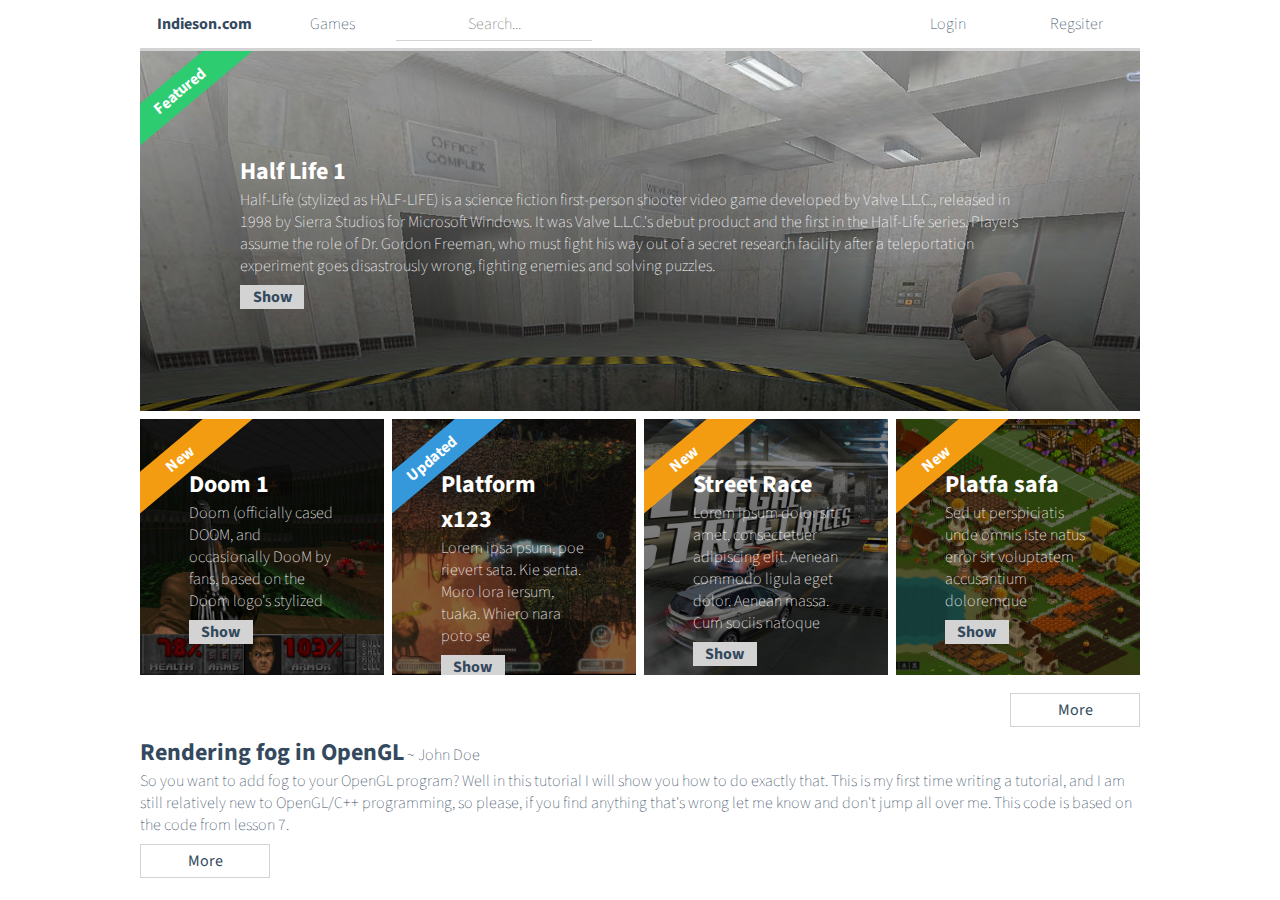
<file: indieson/index.html>
<!DOCTYPE html>
<html>
    <head>
        <link
        rel='stylesheet'
        type='text/css'
        href='static/css/style.css'>

        <link
        href='https://fonts.googleapis.com/css?family=Source+Sans+Pro:300,400,700'
        rel='stylesheet'
        type='text/css'>
    </head>
    <body>
        <div class='content'>
            <nav class='navbar'>
                <ul class='left'>
                    <li class='brand'><a href='/'>Indieson.com</a></li>
                    <li>
                        <a class='navbtn'>Games</a>
                        <div class='dropdown'>
                            <ul>
                                <li><a class='dropbtn'><span>Arcade</span></a></li>
                                <li><a class='dropbtn'><span>Adventure</span></a></li>
                                <li><a class='dropbtn'><span>Platform</span></a></li>
                                <li><a class='dropbtn'><span>Action</span></a></li> 
                                <li><a class='dropbtn' href='/games'><span>More...</span></a></li>
                            </ul>
                        </div>
                    </li>
                    <li>
                        <section>
                            <div class='search-area'>
                                <form action='/games'>
                                    <input type='text' name='q' placeholder='Search...'>
                                </form>
                            </div>
                        </section>
                    </li>
                </ul>
                <ul class='right'>
                    <li><a class='navbtn' href='/login'>Login</a></li>
                    <li><a class='navbtn' href='/register'>Regsiter</a></li>
                </ul>
            </nav>
            <section>
                <div class='hero'>
                    <div class='tilt-tab'>
                        Featured
                    </div>
                    <span>
                        <section>
                            <h2>Half Life 1</h2>
                            <p>
                            Half-Life (stylized as HλLF-LIFE) is a science
                            fiction first-person shooter video game
                            developed by Valve L.L.C., released in 1998 by
                            Sierra Studios for Microsoft Windows. It was
                            Valve L.L.C.'s debut product and the first in
                            the Half-Life series. Players assume the role
                            of Dr. Gordon Freeman, who must fight his way
                            out of a secret research facility after a
                            teleportation experiment goes disastrously
                            wrong, fighting enemies and solving puzzles.
                            </p>
                            <a class='btn show'>Show</a>
                        </section>
                    </span>
                </div>
            </section>
            <section>
                <div class='horizontal-gallery'>
                    <article style='background-image: url("static/image/doom1.png");'>
                        <div class='tilt-tab new'>
                            New
                        </div>
                        <span>
                            <section>
                                <h2>Doom 1</h2>
                                <p>
                                Doom (officially cased DOOM, and occasionally
                                DooM by fans, based on the Doom logo's stylized
                                </p>
                                <a class='btn show'>Show</a>
                            </section>
                        </span>
                    </article>
                    <article style='background-image: url("static/image/shot2.jpg");'>
                        <div class='tilt-tab updated'>
                            Updated
                        </div>
                        <span>
                            <section>
                                <h2>Platform x123</h2>
                                <p>
                                Lorem ipsa psum, poe rievert sata. Kie senta.
                                Moro lora iersum, tuaka. Whiero nara poto se
                                </p>
                                <a class='btn show'>Show</a>
                            </section>
                        </span>
                    </article>
                    <article style='background-image: url("static/image/game.jpeg");'>
                        <div class='tilt-tab new'>
                            New
                        </div>
                        <span>
                            <section>
                                <h2>Street Race</h2>
                                <p>
                                Lorem ipsum dolor sit amet, consectetuer
                                adipiscing elit. Aenean commodo ligula eget
                                dolor. Aenean massa. Cum sociis natoque
                                </p>
                                <a class='btn show'>Show</a>
                            </section>
                        </span>
                    </article>
                    <article style='background-image: url("static/image/pic1.jpg");'>
                        <div class='tilt-tab new'>
                            New
                        </div>
                        <span>
                            <section>
                                <h2>Platfa safa</h2>
                                <p>
                                Sed ut perspiciatis unde omnis iste natus error
                                sit voluptatem accusantium doloremque<br>
                                </p>
                                <a class='btn show'>Show</a>
                            </section>
                        </span>
                    </article>
                    <a class='btn default bottom-right-corner'>More</a>
                </div>
            </section>
            <section class='grow-height text'>
                <h2>Rendering fog in OpenGL<span class='decoration'> ~ John Doe</span></h2>
                <p>
                So you want to add fog to your OpenGL program? Well in this
                tutorial I will show you how to do exactly that. This is my
                first time writing a tutorial, and I am still relatively new to
                OpenGL/C++ programming, so please, if you find anything that's
                wrong let me know and don't jump all over me. This code is
                based on the code from lesson 7.
                </p>
                <a class='btn default push-down'>More</a>
            </section>
        </div>
    </body>
</html>
</file>
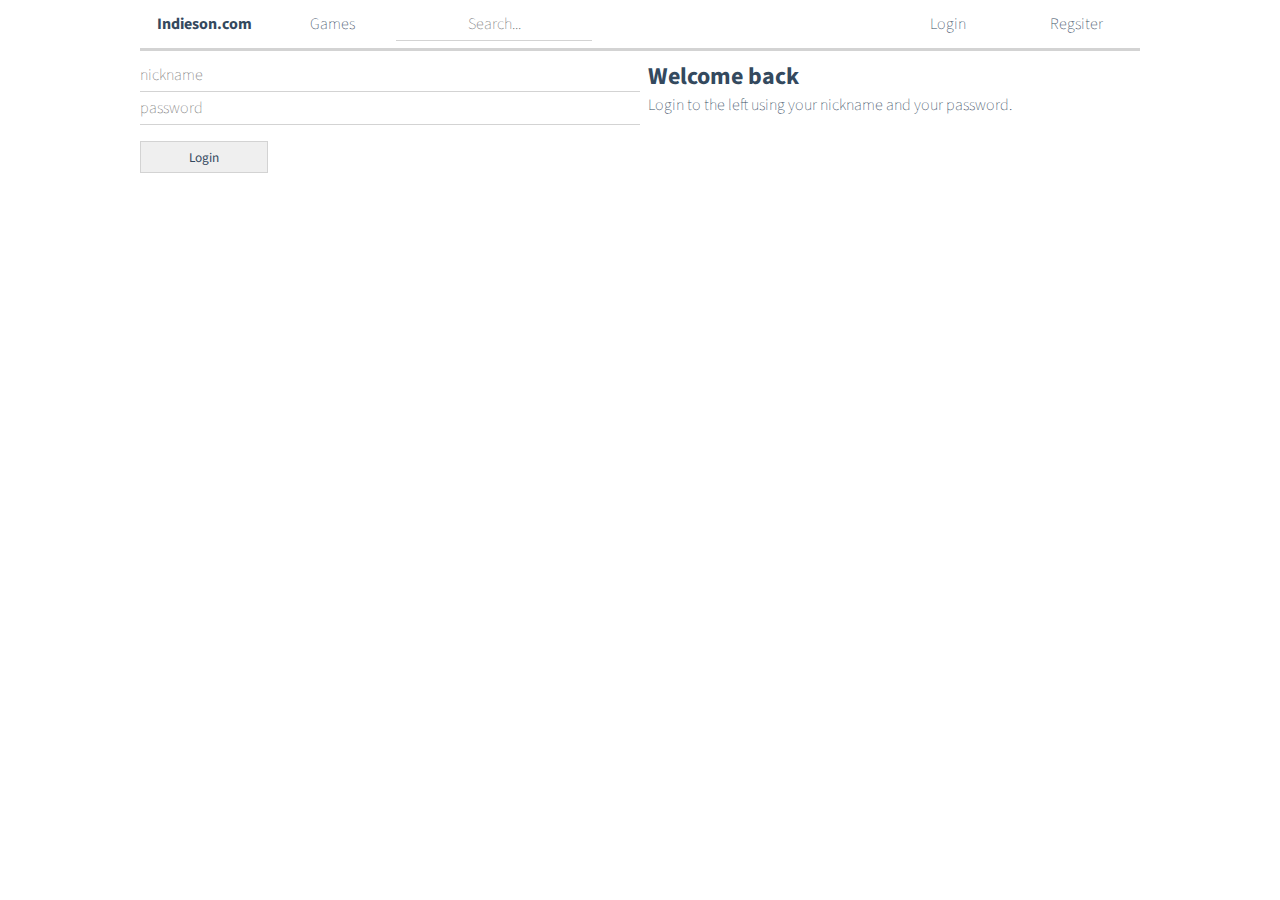
<file: indieson/login.html>
<!DOCTYPE html>
<html>
    <head>
        <link
        rel='stylesheet'
        type='text/css'
        href='static/css/style.css'>

        <link
        href='https://fonts.googleapis.com/css?family=Source+Sans+Pro:300,400,700'
        rel='stylesheet'
        type='text/css'>
    </head>
    <body>
        <div class='content'>
            <nav class='navbar'>
                <ul class='left'>
                    <li class='brand'><a href='/'>Indieson.com</a></li>
                    <li>
                        <a class='navbtn'>Games</a>
                        <div class='dropdown'>
                            <ul>
                                <li><a class='dropbtn'><span>Arcade</span></a></li>
                                <li><a class='dropbtn'><span>Adventure</span></a></li>
                                <li><a class='dropbtn'><span>Platform</span></a></li>
                                <li><a class='dropbtn'><span>Action</span></a></li> 
                                <li><a class='dropbtn' href='/games'><span>More...</span></a></li>
                            </ul>
                        </div>
                    </li>
                    <li>
                        <section>
                            <div class='search-area'>
                                <form action='/games'>
                                    <input type='text' name='q' placeholder='Search...'>
                                </form>
                            </div>
                        </section>
                    </li>
                </ul>
                <ul class='right'>
                    <li><a class='navbtn' href='/login'>Login</a></li>
                    <li><a class='navbtn' href='/register'>Regsiter</a></li>
                </ul>
            </nav>
            <section class='splitview'>
                <section class='item'>
                    <form method='post'>
                        <section>
                            <input type='text' placeholder='nickname' name='nickname'>
                            <input type='password' placeholder='password' name='password'>
                        </section>
                        <section>
                            <input class='btn default' type='submit' name='submit' value='Login'>
                        </section>
                    </form>
                </section>
                <section class='item'>
                    <div class='text squeeze'>
                        <h2>Welcome back</h2>
                        <p>
                        Login to the left using your nickname and your password.
                        </p>
                    </div>
                </section>
            </section>
        </div>
    </body>
</html>
</file>
<file: indieson/static/css/style.css>
/* ======== COLORS ======== */
/* ======== SIZES ======== */
* {
  margin: 0;
  padding: 0;
  font-family: 'Source Sans Pro', sans-serif;
  color: #34495e; }

.content {
  width: 1000px;
  margin: auto;
  position: relative; }
  .content section {
    position: relative; }

.navbar {
  height: 48px;
  border-bottom-color: lightgray;
  border-bottom-width: 3px;
  border-bottom-style: solid; }
  .navbar ul {
    font-size: 0; }
  .navbar ul, .navbar li {
    list-style: none;
    display: inline-block;
    height: 100%;
    position: relative; }
    .navbar ul .dropdown, .navbar li .dropdown {
      position: absolute;
      left: 0;
      top: 48px;
      border-bottom-left-radius: 0.5rem;
      border-bottom-right-radius: 0.5rem;
      z-index: 10;
      display: none;
      width: 256px;
      background-color: white; }
      .navbar ul .dropdown ul, .navbar ul .dropdown li, .navbar li .dropdown ul, .navbar li .dropdown li {
        display: block; }
      .navbar ul .dropdown li, .navbar li .dropdown li {
        width: 100%;
        height: 32px;
        line-height: 32px;
        vertical-align: middle; }
        .navbar ul .dropdown li .dropbtn, .navbar li .dropdown li .dropbtn {
          height: 100%;
          display: block;
          color: #34495e;
          text-decoration: none; }
          .navbar ul .dropdown li .dropbtn:hover, .navbar li .dropdown li .dropbtn:hover {
            background-color: #34495e;
            cursor: pointer; }
            .navbar ul .dropdown li .dropbtn:hover span, .navbar li .dropdown li .dropbtn:hover span {
              color: white; }
          .navbar ul .dropdown li .dropbtn span, .navbar li .dropdown li .dropbtn span {
            padding-left: 0.5em; }
    .navbar ul .navbtn, .navbar li .navbtn {
      position: relative;
      height: 100%;
      min-width: 128px;
      display: inline-block;
      text-align: center;
      font-weight: 200;
      text-decoration: none; }
      .navbar ul .navbtn:hover, .navbar li .navbtn:hover {
        cursor: pointer;
        border-bottom-color: #34495e;
        border-bottom-style: solid;
        border-bottom-width: 3px; }
  .navbar li {
    line-height: 48px;
    vertical-align: middle;
    font-size: 1rem; }
    .navbar li:hover .dropdown {
      display: inline-block; }
  .navbar .brand a {
    text-decoration: none;
    font-weight: bold;
    height: 100%;
    display: inline-block;
    min-width: 128px;
    text-align: center; }
    .navbar .brand a:hover {
      border-bottom-color: #34495e;
      border-bottom-style: solid;
      border-bottom-width: 3px; }

.hero {
  width: 100%;
  display: flex;
  flex-direction: column;
  justify-content: center;
  align-items: center;
  height: 360px;
  background-color: black;
  position: relative;
  overflow: hidden;
  background-size: cover;
  background-position: center;
  background-repeat: no-repeat;
  background: linear-gradient(rgba(255, 255, 255, 0.45), rgba(0, 0, 0, 0.45)), url("../image/half_life_1.jpg"), center, 100%; }
  .hero span section {
    width: 80%;
    margin: auto; }
    .hero span section p, .hero span section h1, .hero span section h2, .hero span section h3, .hero span section h4 {
      color: white !important; }
    .hero span section h1, .hero span section h2, .hero span section h3, .hero span section h4 {
      font-weight: bold; }
    .hero span section p {
      font-weight: 200; }

.tilt-tab {
  width: 200px;
  height: 32px;
  line-height: 32px;
  vertical-align: middle;
  position: absolute;
  top: 24px;
  left: -60px;
  z-index: 10;
  color: white;
  text-align: center;
  font-weight: bold;
  background-color: #2ecc71;
  -ms-transform: rotate(-40deg);
  /* IE 9 */
  -webkit-transform: rotate(-40deg);
  /* Chrome, Safari, Opera */
  transform: rotate(-40deg); }
  .tilt-tab:hover {
    cursor: pointer; }

.tilt-tab.new {
  background-color: #f39c12; }

.tilt-tab.updated {
  background-color: #3498db; }

.btn.default {
  min-width: 128px;
  height: 32px;
  line-height: 32px;
  vertical-align: middle;
  display: inline-block;
  text-align: center;
  border-width: 1px;
  border-color: lightgray;
  border-style: solid;
  text-decoration: none; }
  .btn.default:hover {
    cursor: pointer;
    background-color: #3498db;
    color: white; }

.bottom-right-corner {
  position: absolute;
  right: 0;
  bottom: 0.5rem;
  margin: 0 !important; }

.horizontal-gallery {
  position: relative;
  display: flex;
  flex-direction: row;
  justify-content: space-between;
  padding-top: 0.5rem;
  padding-bottom: 0.5rem;
  height: calc(300px + 0.5rem); }
  .horizontal-gallery article {
    position: relative;
    height: 256px;
    width: 243.90244px;
    overflow: hidden;
    display: inline-block;
    background-color: rgba(0, 0, 0, 0.5);
    background-blend-mode: multiply;
    background-size: cover;
    background-position: center;
    background-repeat: no-repeat;
    flex-direction: column;
    justify-content: center;
    align-items: center; }
    .horizontal-gallery article span section {
      width: 60%;
      padding-top: 3rem;
      margin: auto; }
      .horizontal-gallery article span section p, .horizontal-gallery article span section h1, .horizontal-gallery article span section h2, .horizontal-gallery article span section h3, .horizontal-gallery article span section h4 {
        color: white !important; }
      .horizontal-gallery article span section h1, .horizontal-gallery article span section h2, .horizontal-gallery article span section h3, .horizontal-gallery article span section h4 {
        font-weight: bold; }
      .horizontal-gallery article span section p {
        font-weight: 200; }

.btn.show {
  min-width: 64px;
  height: 24px;
  line-height: 24px;
  text-align: center;
  color: #34495e;
  background-color: lightgray;
  text-decoration: none;
  display: inline-block;
  margin-top: 0.5rem;
  font-weight: bold; }
  .btn.show:hover {
    cursor: pointer;
    background-color: #3498db;
    color: white; }

.decoration {
  font-weight: 200;
  font-size: 1rem; }

.text h1, .text h2, .text h3, .text h4, .text h5, .text h6, .search-area h1, .search-area h2, .search-area h3, .search-area h4, .search-area h5, .search-area h6 {
  font-weight: bold; }
.text p, .search-area p {
  font-weight: 200; }

.search-area {
  width: 100%;
  margin: auto; }
  .search-area input[type='text'] {
    color: #34495e;
    font-weight: 200;
    text-align: center;
    width: 100%;
    display: inline-block;
    height: 32px;
    line-height: 32px;
    border-left: none;
    border-right: none;
    border-top: none;
    border-bottom-width: 1px;
    border-bottom-style: solid;
    border-bottom-color: lightgray;
    outline: none;
    font-size: 100%; }

form input[type='text'], form input[type='password'] {
  color: #34495e;
  font-weight: 200;
  text-align: left;
  width: 100%;
  display: block;
  height: 32px;
  line-height: 32px;
  border-left: none;
  border-right: none;
  border-top: none;
  border-bottom-width: 1px;
  border-bottom-style: solid;
  border-bottom-color: lightgray;
  outline: none;
  font-size: 100%; }
form section {
  padding-top: 0.5rem;
  padding-bottom: 0.5rem; }

.splitview {
  display: flex;
  flex-direction: row; }
  .splitview .item {
    flex: 1;
    width: 100%; }

.squeeze {
  padding: 0.5rem; }

.push-down {
  margin-top: 0.5rem; }

.left {
  float: left; }

.right {
  float: right; }

/*# sourceMappingURL=style.css.map */
</file>
